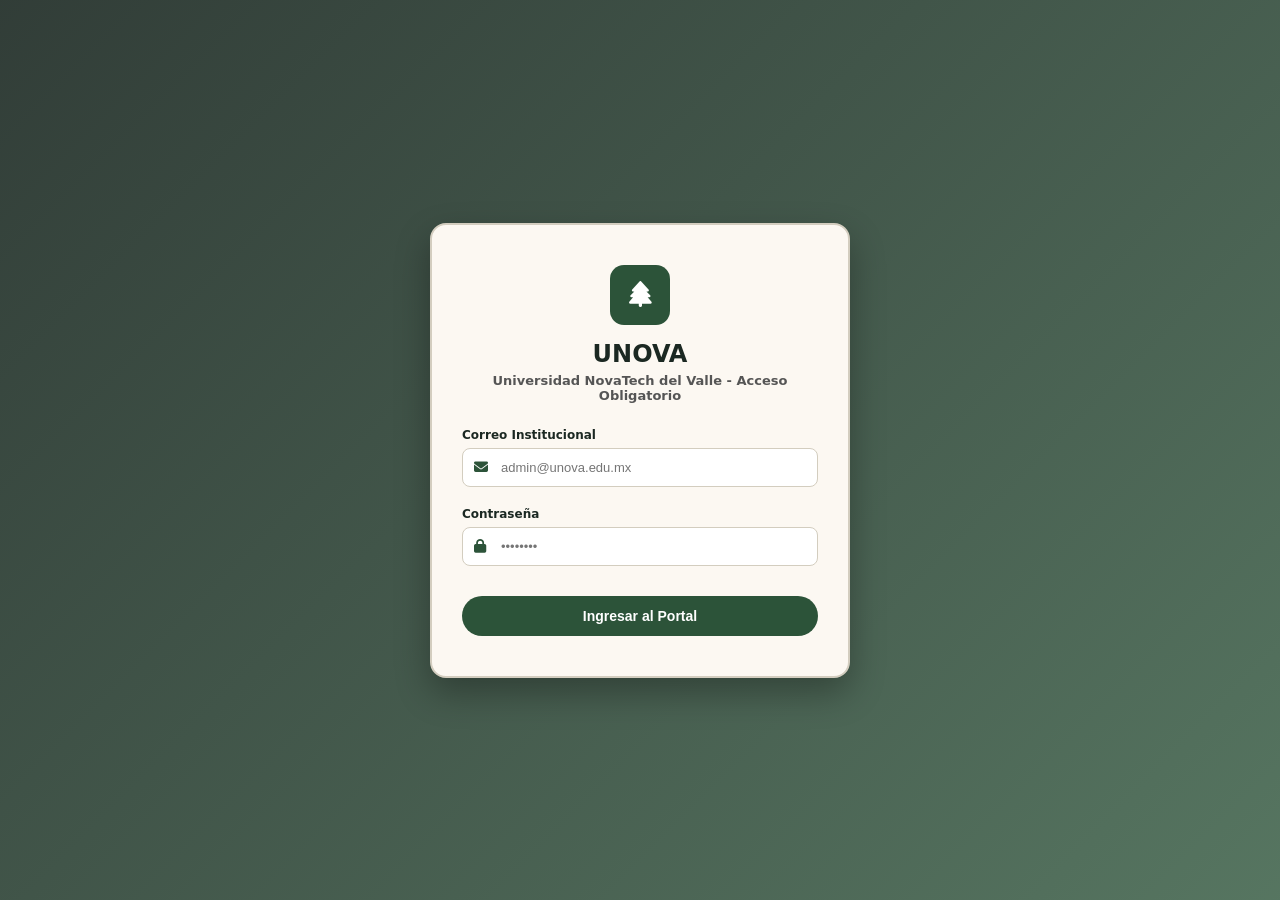
<file: index.html>
<!DOCTYPE html>
<html lang="es">
<head>
    <meta charset="UTF-8">
    <meta name="viewport" content="width=device-width, initial-scale=1.0">
    <title>Universidad NovaTech del Valle | UNOVA</title>
    <link rel="preconnect" href="https://fonts.googleapis.com">
    <link rel="preconnect" href="https://fonts.gstatic.com" crossorigin>
    <link rel="stylesheet" href="css/styles.css">
    <link rel="stylesheet" href="https://cdnjs.cloudflare.com/ajax/libs/font-awesome/6.5.2/css/all.min.css">
    <style>
        @media(max-width: 800px) {
            .contenedor-header {
                justify-content: flex-start !important;
                gap: 15px !important;
            }
            #btnMenu {
                display: flex !important;
                order: 1;
            }
            .logo {
                order: 2;
            }
            nav {
                position: absolute;
                top: 75px;
                left: 0;
                width: 100%;
                background: rgba(252,248,242,0.98);
                flex-direction: column;
                align-items: center;
                padding: 20px 0;
                border-bottom: 2px solid var(--border-soft);
                display: none;
                box-shadow: 0 10px 15px rgba(0,0,0,0.05);
                z-index: 1000;
            }
            nav.mostrar {
                display: flex !important;
            }
            nav .enlace-menu {
                width: 80%;
                text-align: center;
                margin: 5px 0;
            }
        }
    </style>
</head>
<body>
    <div id="preloader">
        <div class="loader"></div>
        <p>Cargando UNOVA...</p>
    </div>

    <button id="btnArriba" type="button" aria-label="Volver al inicio">
        <i class="fa-solid fa-cloud-arrow-up"></i>
    </button>

    <header id="header">
        <div class="contenedor-header" style="max-width:1250px; margin:auto; display:flex; align-items:center; justify-content:space-between; height:75px;">
            <button id="btnMenu" type="button" aria-label="Abrir menú" style="display:none; border:none; background:none; font-size:24px; color:#1b2822; cursor:pointer;">
                <i class="fa-solid fa-bars"></i>
            </button>
            <div class="logo" style="display:flex; align-items:center; gap:10px;">
                <div class="logo-icono"><i class="fa-solid fa-tree"></i></div>
                <div class="logo-texto" style="text-align:left;">
                    <h1>UNOVA</h1>
                    <span style="color: #4a5550; font-weight: 600;">Universidad NovaTech del Valle</span>
                </div>
            </div>
            <nav id="menu">
                <a href="index.html" class="enlace-menu activo">Inicio</a>
                <a href="nosotros.html" class="enlace-menu">Nosotros</a>
                <a href="menu.html" class="enlace-menu">Menú</a>
                <a href="contacto.html" class="enlace-menu boton-contacto">Contacto</a>
            </nav>
        </div>
    </header>

    <main style="margin-top: 75px;">
        <section class="hero" style="justify-content: center; text-align: center; height: 500px; position: relative; display: flex; align-items: center; overflow: hidden; background: linear-gradient(90deg, rgba(27, 40, 34, 0.88), rgba(44, 83, 57, 0.75));">
            <div class="slider" style="position: absolute; inset: 0;">
                <div class="slide activo" style="position: absolute; inset: 0;">
                    <img src="https://images.unsplash.com/photo-1523050854058-8df90110c9f1?auto=format&fit=crop&w=800&q=60" alt="Campus estilo Ghibli" style="width: 100%; height: 100%; object-fit: cover;">
                </div>
            </div>
            <div class="hero-contenido" style="text-align: center; margin: 0 auto; display: flex; flex-direction: column; align-items: center; position: relative; z-index: 2; color: #ffffff; width: 90%;">
                <span class="etiqueta" style="background: rgba(0,0,0,0.65); color: #ffffff; font-weight: 700; padding: 6px 14px; border-radius: 12px; font-size: 12px; margin-bottom: 15px;">🌱 EDUCACIÓN • INNOVACIÓN • NATURALEZA</span>
                <h2 style="font-size: clamp(32px, 5vw, 54px); margin-bottom: 18px;">Formando el futuro, <span style="color: #ffe599;">transformando el presente.</span></h2>
                <p style="color: #ffffff; font-weight: 500; font-size: 16px; margin-bottom: 25px;">Una experiencia educativa inspiradora, integrada con la innovación y el desarrollo humano integral.</p>
                <div class="hero-botones" style="display: flex; gap: 12px;">
                    <a href="nosotros.html" class="btn-principal" style="background: #9b3e22; color: white; padding: 12px 24px; border-radius: 20px; font-weight: 800; text-decoration: none;">Conócenos</a>
                    <a href="contacto.html" class="btn-secundario" style="border: 2px solid white; color: white; padding: 12px 24px; border-radius: 20px; font-weight: 800; text-decoration: none;">Contacto</a>
                </div>
            </div>
        </section>

        <section class="estadisticas" style="background: #2c5339; color: white; padding: 30px 0;">
            <div class="contenedor" style="width: 90%; max-width: 1200px; margin: auto;">
                <div class="estadisticas-grid" style="display: grid; grid-template-columns: repeat(4, 1fr); gap: 15px;">
                    <div class="estadistica" style="text-align: center;"><i class="fa-solid fa-user-graduate" style="color: #ffe599; font-size: 24px;"></i><strong style="font-size: 30px; display: block;">2500+</strong><span style="font-size: 13px;">Estudiantes</span></div>
                    <div class="estadistica" style="text-align: center;"><i class="fa-solid fa-chalkboard-user" style="color: #ffe599; font-size: 24px;"></i><strong style="font-size: 30px; display: block;">180+</strong><span style="font-size: 13px;">Docentes</span></div>
                    <div class="estadistica" style="text-align: center;"><i class="fa-solid fa-book-open" style="color: #ffe599; font-size: 24px;"></i><strong style="font-size: 30px; display: block;">25+</strong><span style="font-size: 13px;">Programas</span></div>
                    <div class="estadistica" style="text-align: center;"><i class="fa-solid fa-award" style="color: #ffe599; font-size: 24px;"></i><strong style="font-size: 30px; display: block;">15+</strong><span style="font-size: 13px;">Años de Magia</span></div>
                </div>
            </div>
        </section>
    </main>

    <footer style="background:#1b2822; color:white; padding:30px 20px; text-align: center;">
        <div class="redes-sociales" style="display:flex; justify-content:center; gap:20px; margin-bottom:15px;">
            <a href="#" aria-label="Facebook" style="color:white; font-size:20px;"><i class="fa-brands fa-facebook-f"></i></a>
            <a href="#" aria-label="Instagram" style="color:white; font-size:20px;"><i class="fa-brands fa-instagram"></i></a>
            <a href="#" aria-label="Twitter" style="color:white; font-size:20px;"><i class="fa-brands fa-twitter"></i></a>
            <a href="#" aria-label="LinkedIn" style="color:white; font-size:20px;"><i class="fa-brands fa-linkedin-in"></i></a>
        </div>
        <div class="footer-bottom" style="color:#ffffff; font-size:13px;">
            <p>© 2026 Universidad NovaTech del Valle. Todos los derechos reservados.</p>
        </div>
    </footer>

    <script src="https://code.jquery.com/jquery-3.7.1.min.js"></script>
    <script src="js/funciones.js"></script>
</body>
</html>
</file>
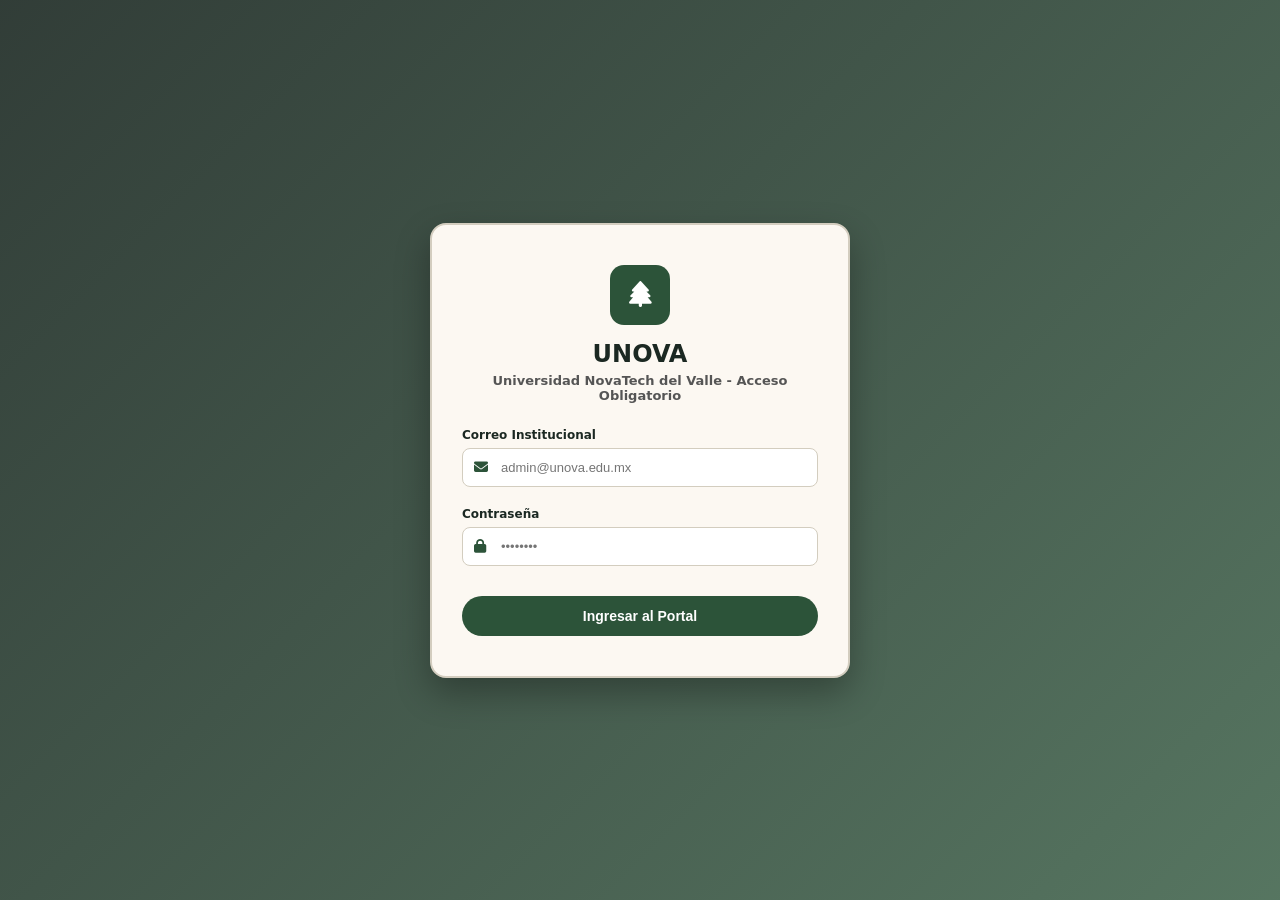
<file: contacto.html>
<!DOCTYPE html>
<html lang="es">
<head>
    <meta charset="UTF-8">
    <meta name="viewport" content="width=device-width, initial-scale=1.0">
    <title>Universidad NovaTech del Valle | Contacto</title>
    <link rel="preconnect" href="https://fonts.googleapis.com">
    <link rel="preconnect" href="https://fonts.gstatic.com" crossorigin>
    <link rel="stylesheet" href="css/styles.css">
    <link rel="stylesheet" href="https://cdnjs.cloudflare.com/ajax/libs/font-awesome/6.5.2/css/all.min.css">
</head>
<body style="text-align: center;">
    <header id="header">
        <div class="contenedor-header" style="max-width:1250px; margin:auto; display:flex; align-items:center; justify-content:space-between; height:75px;">
            <div class="logo" style="display:flex; align-items:center; gap:10px;">
                <div class="logo-icono"><i class="fa-solid fa-tree"></i></div>
                <div class="logo-texto" style="text-align:left;">
                    <h1>UNOVA</h1>
                    <span>Universidad NovaTech del Valle</span>
                </div>
            </div>
            <nav id="menu">
                <a href="index.html" class="enlace-menu">Inicio</a>
                <a href="nosotros.html" class="enlace-menu">Nosotros</a>
                <a href="menu.html" class="enlace-menu">Menú</a>
                <a href="contacto.html" class="enlace-menu activo boton-contacto">Contacto</a>
            </nav>
        </div>
    </header>

    <main style="margin-top: 100px;">
        <section id="contacto" class="seccion fondo-gris">
            <div class="contenedor" style="max-width:800px; margin:auto;">
                <div class="titulo-seccion">
                    <span>ESTAMOS PARA AYUDARTE</span>
                    <h2>Contacto</h2>
                    <div class="linea"></div>
                </div>

                <div class="formulario" style="text-align:left; background:white; padding:30px; border-radius:12px; margin:0 auto; border:1px solid #e2ded4;">
                    <h3>Solicita información</h3>
                    <form id="formContacto">
                        <div class="campo" style="margin-bottom:15px;"><label for="nombre" style="display:block; font-size:12px; font-weight:700; margin-bottom:5px;">Nombre</label><input type="text" id="nombre" placeholder="Nombre" style="width:100%; border:1px solid #e2ded4; border-radius:8px; padding:10px; font-size:12px; outline:none;"></div>
                        <div class="campo" style="margin-bottom:15px;"><label for="correo" style="display:block; font-size:12px; font-weight:700; margin-bottom:5px;">Correo</label><input type="email" id="correo" placeholder="Correo" style="width:100%; border:1px solid #e2ded4; border-radius:8px; padding:10px; font-size:12px; outline:none;"></div>
                        <div class="campo" style="margin-bottom:15px;"><label for="asunto" style="display:block; font-size:12px; font-weight:700; margin-bottom:5px;">Asunto</label><select id="asunto" style="width:100%; border:1px solid #e2ded4; border-radius:8px; padding:10px; font-size:12px; outline:none;"><option value="">Selecciona</option><option value="admisiones">Admisiones</option></select></div>
                        <div class="campo" style="margin-bottom:15px;"><label for="mensaje" style="display:block; font-size:12px; font-weight:700; margin-bottom:5px;">Mensaje</label><textarea id="mensaje" rows="4" placeholder="Mensaje" style="width:100%; border:1px solid #e2ded4; border-radius:8px; padding:10px; font-size:12px; outline:none;"></textarea></div>
                        <button type="submit" class="btn-formulario" style="width:100%; border:none; background:#4a7c59; color:white; padding:12px; border-radius:18px; font-weight:700; cursor:pointer;">Enviar</button>
                    </form>
                    <div id="mensajeFormulario"></div>
                </div>
            </div>
        </section>
    </main>

    <footer style="background:#2c3e35; color:white; padding:30px 20px;">
        <div class="redes-sociales" style="display:flex; justify-content:center; gap:20px; margin-bottom:15px;">
            <a href="#" aria-label="Facebook" style="color:white; font-size:20px;"><i class="fa-brands fa-facebook-f"></i></a>
            <a href="#" aria-label="Instagram" style="color:white; font-size:20px;"><i class="fa-brands fa-instagram"></i></a>
            <a href="#" aria-label="Twitter" style="color:white; font-size:20px;"><i class="fa-brands fa-twitter"></i></a>
            <a href="#" aria-label="LinkedIn" style="color:white; font-size:20px;"><i class="fa-brands fa-linkedin-in"></i></a>
        </div>
        <div class="footer-bottom" style="color:#839489; font-size:11px;">
            <p>© 2026 Universidad NovaTech del Valle. Todos los derechos reservados.</p>
        </div>
    </footer>
    <script src="https://code.jquery.com/jquery-3.7.1.min.js"></script>
    <script src="js/funciones.js"></script>
</body>
</html>
</file>
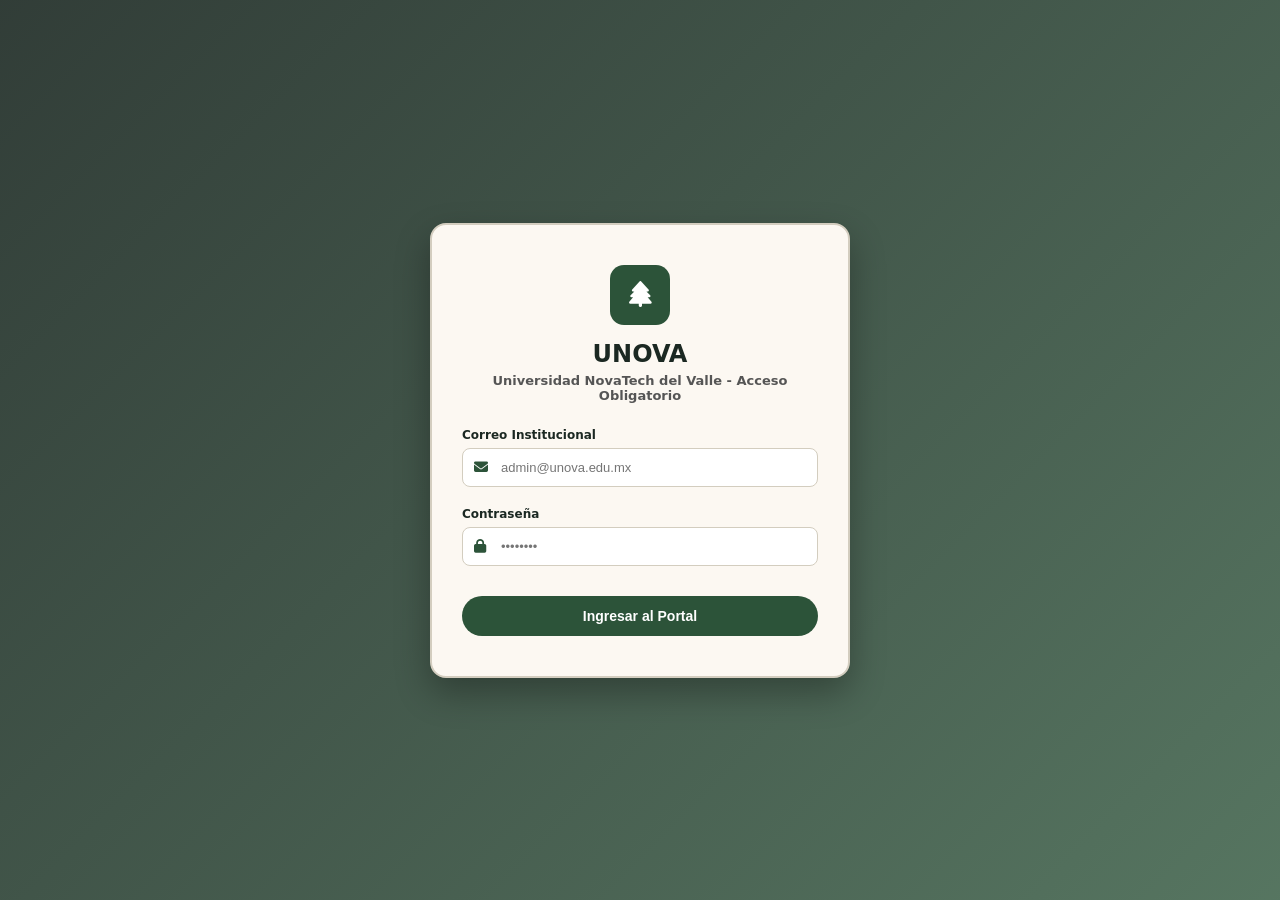
<file: login.html>
<!DOCTYPE html>
<html lang="es">
<head>
    <meta charset="UTF-8">
    <meta name="viewport" content="width=device-width, initial-scale=1.0">
    <title>Acceso Obligatorio | Universidad NovaTech del Valle</title>
    <link rel="preconnect" href="https://fonts.googleapis.com">
    <link rel="preconnect" href="https://fonts.gstatic.com" crossorigin>
    <link rel="stylesheet" href="https://cdnjs.cloudflare.com/ajax/libs/font-awesome/6.5.2/css/all.min.css">
    <style>
        :root {
            --bg-main: #fcf8f2;
            --green-ghibli: #2c5339;
            --terracotta: #9b3e22;
            --wood-dark: #1b2822;
            --border-soft: #d3cdbf;
        }
        *, *::before, *::after { margin: 0; padding: 0; box-sizing: border-box; }
        body {
            font-family: system-ui, -apple-system, sans-serif;
            background: linear-gradient(135deg, rgba(27, 40, 34, 0.9), rgba(44, 83, 57, 0.8)), url('https://images.unsplash.com/photo-1523050854058-8df90110c9f1?auto=format&fit=crop&w=1400&q=80');
            background-size: cover;
            background-position: center;
            height: 100vh;
            display: flex;
            align-items: center;
            justify-content: center;
            padding: 20px;
        }
        .login-card {
            background: var(--bg-main);
            width: 100%;
            max-width: 420px;
            padding: 40px 30px;
            border-radius: 16px;
            box-shadow: 0 15px 35px rgba(0, 0, 0, 0.3);
            border: 2px solid var(--border-soft);
            text-align: center;
        }
        .login-logo {
            width: 60px; height: 60px;
            background: var(--green-ghibli);
            color: white;
            display: flex; align-items: center; justify-content: center;
            border-radius: 14px; font-size: 26px;
            margin: 0 auto 15px auto;
        }
        .login-card h1 { font-size: 24px; color: var(--wood-dark); margin-bottom: 5px; }
        .login-card p { font-size: 13px; color: #555555; margin-bottom: 25px; font-weight: 600; }
        .campo-login { text-align: left; margin-bottom: 20px; }
        .campo-login label { display: block; font-size: 12px; font-weight: 700; color: var(--wood-dark); margin-bottom: 6px; }
        .input-grupo { position: relative; display: flex; align-items: center; }
        .input-grupo i { position: absolute; left: 12px; color: var(--green-ghibli); font-size: 14px; }
        .campo-login input {
            width: 100%; border: 1px solid var(--border-soft);
            border-radius: 8px; padding: 11px 12px 11px 38px;
            font-size: 13px; outline: none; background: #ffffff;
        }
        .btn-ingresar {
            width: 100%; border: none; background: var(--green-ghibli);
            color: white; padding: 12px; border-radius: 20px;
            font-weight: 800; font-size: 14px; cursor: pointer; transition: 0.3s;
            margin-top: 10px;
        }
        .btn-ingresar:hover { background: #1b2822; }
        #mensajeError {
            margin-top: 15px; font-size: 12px; font-weight: 700;
            color: var(--terracotta); display: none;
        }
    </style>
</head>
<body>
    <div class="login-card">
        <div class="login-logo"><i class="fa-solid fa-tree"></i></div>
        <h1>UNOVA</h1>
        <p>Universidad NovaTech del Valle - Acceso Obligatorio</p>
        <form id="formLogin">
            <div class="campo-login">
                <label for="usuario">Correo Institucional</label>
                <div class="input-grupo">
                    <i class="fa-solid fa-envelope"></i>
                    <input type="email" id="usuario" placeholder="admin@unova.edu.mx" required>
                </div>
            </div>
            <div class="campo-login">
                <label for="password">Contraseña</label>
                <div class="input-grupo">
                    <i class="fa-solid fa-lock"></i>
                    <input type="password" id="password" placeholder="••••••••" required>
                </div>
            </div>
            <button type="submit" class="btn-ingresar">Ingresar al Portal</button>
            <div id="mensajeError">Por favor, completa los campos correctamente.</div>
        </form>
    </div>

    <script src="https://code.jquery.com/jquery-3.7.1.min.js"></script>
    <script>
        $(document).ready(function () {
            $("#formLogin").submit(function (e) {
                e.preventDefault();
                let usuario = $.trim($("#usuario").val());
                let password = $.trim($("#password").val());

                if (usuario !== "" && password !== "") {
                    localStorage.setItem("unova_sesion_activa", "true");
                    $(".btn-ingresar").text("Verificando acceso...").css("background", "#9b3e22");
                    setTimeout(function() {
                        window.location.href = "index.html";
                    }, 800);
                } else {
                    $("#mensajeError").fadeIn();
                }
            });
        });
    </script>
</body>
</html>
</file>
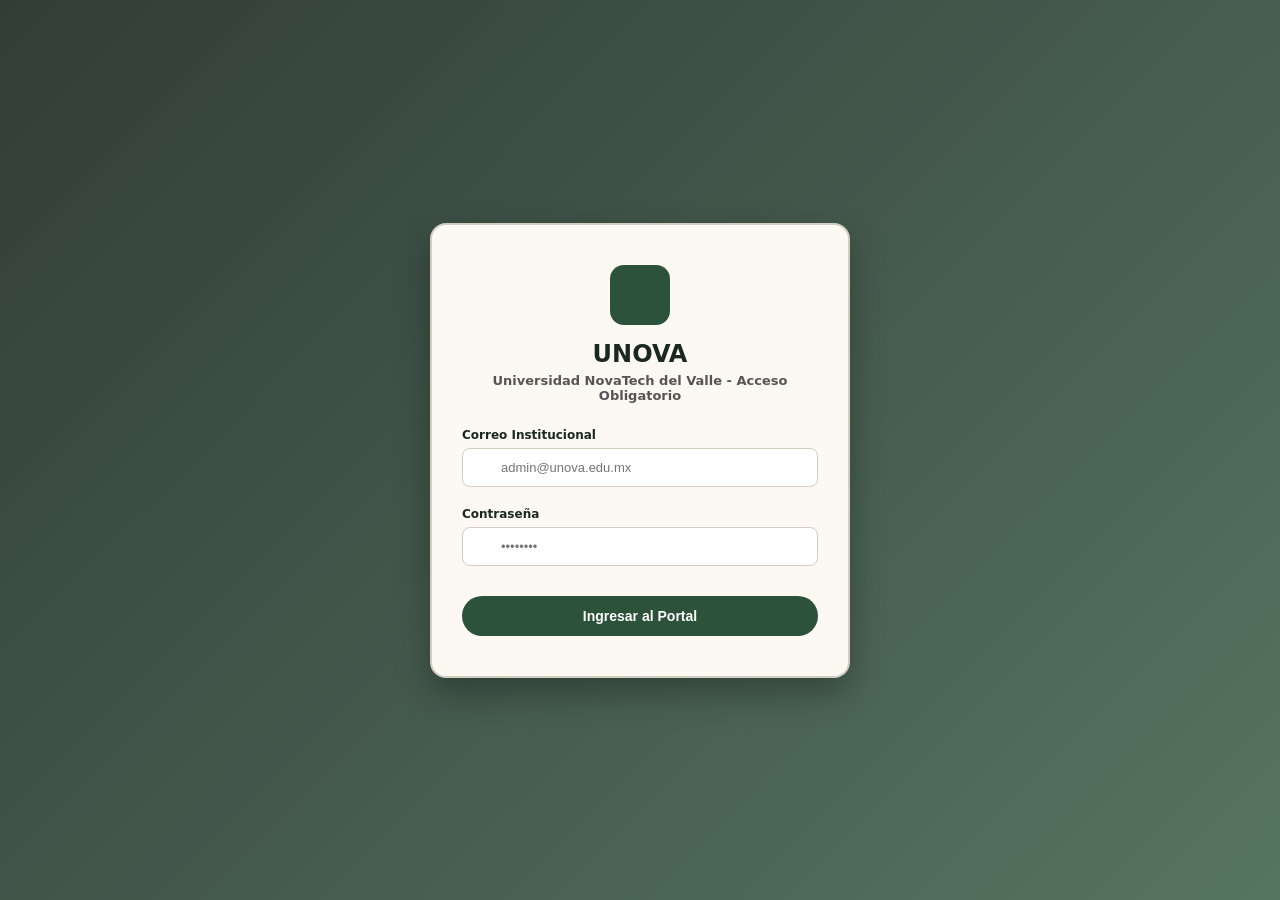
<file: menu.html>
<!DOCTYPE html>
<html lang="es">
<head>
    <meta charset="UTF-8">
    <meta name="viewport" content="width=device-width, initial-scale=1.0">
    <title>Universidad NovaTech del Valle | Menú Académico</title>
    <link rel="preconnect" href="https://fonts.googleapis.com">
    <link rel="preconnect" href="https://fonts.gstatic.com" crossorigin>
    <link rel="stylesheet" href="css/styles.css">
    <link rel="stylesheet" href="https://cdnjs.cloudflare.com/ajax/libs/font-awesome/6.5.2/css/all.min.css">
</head>
<body style="text-align: center;">
    <header id="header">
        <div class="contenedor-header" style="max-width:1250px; margin:auto; display:flex; align-items:center; justify-content:space-between; height:75px;">
            <div class="logo" style="display:flex; align-items:center; gap:10px;">
                <div class="logo-icono"><i class="fa-solid fa-tree"></i></div>
                <div class="logo-texto" style="text-align:left;">
                    <h1>UNOVA</h1>
                    <span>Universidad NovaTech del Valle</span>
                </div>
            </div>
            <nav id="menu">
                <a href="index.html" class="enlace-menu">Inicio</a>
                <a href="nosotros.html" class="enlace-menu">Nosotros</a>
                <a href="menu.html" class="enlace-menu activo">Menú</a>
                <a href="contacto.html" class="enlace-menu boton-contacto">Contacto</a>
            </nav>
        </div>
    </header>

    <main style="margin-top: 100px;">
        <section class="seccion">
            <div class="contenedor" style="max-width:1200px; margin:auto;">
                <div class="titulo-seccion">
                    <span>OFERTA EDUCATIVA</span>
                    <h2>Menú Académico</h2>
                    <div class="linea"></div>
                    <p style="font-size: 14px; color: #626c66; margin-top: 10px;">Selecciona el área de tu interés para conocer nuestros planes de estudio diseñados para el éxito profesional.</p>
                </div>

                <div class="valores-grid" style="display:grid; grid-template-columns:repeat(3,1fr); gap:20px; margin-top:40px;">
                    <div class="valor" style="background:white; border-radius:12px; padding:30px 20px; border:1px solid #e2ded4; text-align:center;">
                        <div class="valor-icono" style="width:60px; height:60px; margin:0 auto 15px auto; border-radius:50%; background:#e8f0e9; color:#4a7c59; display:flex; align-items:center; justify-content:center; font-size:24px;"><i class="fa-solid fa-laptop-code"></i></div>
                        <h3 style="font-size:18px; color:#2c3e35; margin-bottom:8px;">Ingeniería y Tecnologías</h3>
                        <p style="font-size:13px; color:#626c66;">Desarrollo de Software, Inteligencia Artificial y Ciberseguridad aplicada.</p>
                    </div>

                    <div class="valor" style="background:white; border-radius:12px; padding:30px 20px; border:1px solid #e2ded4; text-align:center;">
                        <div class="valor-icono" style="width:60px; height:60px; margin:0 auto 15px auto; border-radius:50%; background:#fdf3ee; color:#c86d51; display:flex; align-items:center; justify-content:center; font-size:24px;"><i class="fa-solid fa-chart-line"></i></div>
                        <h3>Negocios e Innovación</h3>
                        <p style="font-size:13px; color:#626c66;">Administración Estratégica, Marketing Digital y Finanzas Corporativas.</p>
                    </div>

                    <div class="valor" style="background:white; border-radius:12px; padding:30px 20px; border:1px solid #e2ded4; text-align:center;">
                        <div class="valor-icono" style="width:60px; height:60px; margin:0 auto 15px auto; border-radius:50%; background:#e8f0e9; color:#4a7c59; display:flex; align-items:center; justify-content:center; font-size:24px;"><i class="fa-solid fa-seedling"></i></div>
                        <h3>Ciencias Ambientales</h3>
                        <p style="font-size:13px; color:#626c66;">Gestión Sustentable, Ecología Aplicada y Energías Renovables.</p>
                    </div>
                </div>
            </div>
        </section>
    </main>

    <footer style="background:#2c3e35; color:white; padding:30px 20px; margin-top:50px;">
        <div class="redes-sociales" style="display:flex; justify-content:center; gap:20px; margin-bottom:15px;">
            <a href="#" aria-label="Facebook" style="color:white; font-size:20px;"><i class="fa-brands fa-facebook-f"></i></a>
            <a href="#" aria-label="Instagram" style="color:white; font-size:20px;"><i class="fa-brands fa-instagram"></i></a>
            <a href="#" aria-label="Twitter" style="color:white; font-size:20px;"><i class="fa-brands fa-twitter"></i></a>
            <a href="#" aria-label="LinkedIn" style="color:white; font-size:20px;"><i class="fa-brands fa-linkedin-in"></i></a>
        </div>
        <div class="footer-bottom" style="color:#839489; font-size:11px;">
            <p>© 2026 Universidad NovaTech del Valle. Todos los derechos reservados.</p>
        </div>
    </footer>
    <script src="https://code.jquery.com/jquery-3.7.1.min.js"></script>
    <script src="js/funciones.js"></script>
</body>
</html>
</file>
<file: css/styles.css>
/* =========================================================
   VARIABLES Y ACCESIBILIDAD ALTA WCAG AA - STUDIO GHIBLI
========================================================= */
:root {
    --bg-main: #fcf8f2;
    --green-ghibli: #2c5339;
    --green-light: #e8f0e9;
    --sky-blue: #2c6885;
    --terracotta: #802f15; /* Terracotta oscuro de alto contraste */
    --wood-dark: #1b2822;
    --text-dark: #222222;  /* Texto principal oscuro para máximo contraste */
    --text-muted: #2d3832; /* Texto secundario oscurecido para pasar WAVE */
    --card-bg: #ffffff;
    --border-soft: #d3cdbf;
}

*, *::before, *::after {
    margin: 0;
    padding: 0;
    box-sizing: border-box;
}

html {
    scroll-behavior: smooth;
}

body {
    font-family: system-ui, -apple-system, sans-serif;
    color: var(--text-dark);
    background: var(--bg-main);
    line-height: 1.6;
    overflow-x: hidden;
    text-align: center;
}

.contenedor {
    width: 90%;
    max-width: 1200px;
    margin: 0 auto;
}

/* SISTEMA DE VISTAS DINÁMICAS */
.vista-pagina {
    display: none;
    opacity: 0;
    transition: opacity 0.4s ease-in-out;
    padding-top: 75px;
}

.vista-pagina.activa {
    display: block;
    opacity: 1;
}

/* HEADER */
header {
    position: fixed;
    top: 0;
    left: 0;
    width: 100%;
    z-index: 1000;
    background: rgba(252, 248, 242, 0.98);
    border-bottom: 2px solid var(--border-soft);
}

.contenedor-header {
    width: 90%;
    max-width: 1250px;
    height: 75px;
    margin: auto;
    display: flex;
    align-items: center;
    justify-content: space-between;
}

.logo {
    display: flex;
    align-items: center;
    gap: 10px;
}

.logo-icono {
    width: 42px;
    height: 42px;
    background: var(--green-ghibli);
    color: white;
    display: flex;
    align-items: center;
    justify-content: center;
    border-radius: 10px;
    font-size: 20px;
}

.logo-texto {
    text-align: left;
}

.logo-texto h1 {
    font-size: 22px;
    color: var(--wood-dark);
}

.subtitulo-logo {
    display: block;
    font-size: 12px;
    font-weight: 700;
    color: var(--text-muted);
}

nav {
    display: flex;
    align-items: center;
    gap: 6px;
}

.enlace-menu {
    padding: 8px 14px;
    font-size: 14px;
    font-weight: 700;
    color: var(--wood-dark);
    border-radius: 18px;
    text-decoration: none;
    cursor: pointer;
}

.enlace-menu:hover, .enlace-menu.activo {
    color: #ffffff;
    background: var(--green-ghibli);
}

.boton-contacto {
    background: var(--terracotta);
    color: #ffffff !important;
}

#btnMenu {
    display: none;
    border: none;
    background: none;
    font-size: 24px;
    color: var(--wood-dark);
    cursor: pointer;
}

/* HERO SECTION */
.hero {
    height: 580px;
    position: relative;
    display: flex;
    align-items: center;
    justify-content: center;
    overflow: hidden;
    background: linear-gradient(90deg, rgba(27, 40, 34, 0.88), rgba(44, 83, 57, 0.75));
    text-align: center;
}

.hero-contenido {
    width: 90%;
    max-width: 1200px;
    margin: 0 auto;
    position: relative;
    z-index: 2;
    color: #ffffff;
    display: flex;
    flex-direction: column;
    align-items: center;
}

.etiqueta {
    display: inline-block;
    background: rgba(0, 0, 0, 0.65);
    color: #ffffff;
    padding: 6px 14px;
    border-radius: 12px;
    font-size: 12px;
    font-weight: 800;
    margin-bottom: 15px;
    letter-spacing: 0.5px;
}

.hero h2 {
    max-width: 700px;
    margin: 0 auto 18px auto;
    font-size: clamp(32px, 5vw, 54px);
    line-height: 1.15;
    color: #ffffff;
}

.hero h2 span {
    color: #ffe89e;
}

.hero p {
    max-width: 580px;
    margin: 0 auto 25px auto;
    font-size: 16px;
    color: #ffffff;
    font-weight: 500;
}

.hero-botones {
    display: flex;
    justify-content: center;
    gap: 12px;
}

.btn-principal, .btn-secundario {
    display: inline-flex;
    align-items: center;
    gap: 8px;
    padding: 12px 24px;
    border-radius: 20px;
    font-size: 14px;
    font-weight: 800;
    text-decoration: none;
}

.btn-principal {
    background: var(--terracotta);
    color: #ffffff;
}

.btn-secundario {
    border: 2px solid #ffffff;
    background: rgba(0,0,0,0.2);
    color: #ffffff;
}

/* SECCIONES Y TARJETAS (MENÚ Y OTROS) */
.seccion {
    padding: 70px 0;
}

.fondo-gris, .fondo-suave {
    background: #f4efe6;
}

.titulo-seccion {
    text-align: center;
    margin-bottom: 40px;
}

.etiqueta-seccion {
    color: var(--terracotta);
    font-size: 13px;
    font-weight: 800;
    letter-spacing: 2px;
}

.titulo-seccion h2 {
    font-size: 32px;
    color: var(--wood-dark);
}

.subtitulo-seccion, .subtitulo-org {
    font-size: 15px;
    color: var(--text-dark); /* Color oscuro de alto contraste */
    margin-top: 10px;
    font-weight: 600;
}

.linea {
    width: 50px;
    height: 3px;
    background: var(--green-ghibli);
    margin: 10px auto;
    border-radius: 2px;
}

.mision-vision-contenedor {
    display: flex;
    align-items: center;
    justify-content: center;
    gap: 25px;
    flex-wrap: wrap;
}

.mision-vision-contenedor .tarjeta-info {
    flex: 1;
    min-width: 280px;
    background: var(--card-bg);
    padding: 30px 20px;
    border-radius: 12px;
    text-align: center;
    border: 1px solid var(--border-soft);
}

.tarjeta-info i {
    width: 55px;
    height: 55px;
    margin: 0 auto 12px;
    border-radius: 50%;
    background: var(--green-light);
    color: var(--green-ghibli);
    display: flex;
    align-items: center;
    justify-content: center;
    font-size: 22px;
}

.imagen-central-ghibli {
    width: 120px;
    height: 120px;
    display: flex;
    align-items: center;
    justify-content: center;
}

.circulo-decorativo {
    width: 100px;
    height: 100px;
    border-radius: 50%;
    background: linear-gradient(135deg, var(--sky-blue), var(--green-ghibli));
    display: flex;
    align-items: center;
    justify-content: center;
    color: white;
    font-size: 40px;
}

.valores-grid {
    display: grid;
    grid-template-columns: repeat(3, 1fr);
    gap: 20px;
}

.valor {
    background: white;
    border-radius: 12px;
    padding: 25px 20px;
    text-align: center;
    border: 1px solid var(--border-soft);
}

.valor h3 {
    font-size: 18px;
    color: var(--wood-dark);
    font-weight: 700;
    margin-bottom: 8px;
}

/* Párrafos dentro de las tarjetas del menú con alto contraste */
.valor p {
    font-size: 14px;
    color: var(--text-dark);
    font-weight: 500;
}

.valor-icono {
    width: 55px;
    height: 55px;
    margin: 0 auto 15px;
    border-radius: 50%;
    background: #fdf3ee;
    color: var(--terracotta);
    display: flex;
    align-items: center;
    justify-content: center;
    font-size: 22px;
}

/* ORGANIGRAMA ESTILIZADO CON CONTRASTE */
.organigrama-seccion-integrada {
    margin-top: 60px;
    padding-top: 40px;
    border-top: 2px dashed var(--border-soft);
}

.organigrama-tree {
    display: flex;
    flex-direction: column;
    align-items: center;
    margin-top: 25px;
    width: 100%;
    overflow-x: auto;
}

.nodo-organigrama {
    background: #ffffff;
    border: 2px solid var(--green-ghibli);
    border-radius: 12px;
    padding: 14px 18px;
    display: flex;
    align-items: center;
    gap: 14px;
    min-width: 300px;
    max-width: 350px;
    box-shadow: 0 4px 10px rgba(0, 0, 0, 0.06);
    border-right: 5px solid var(--terracotta);
}

.avatar-espacio {
    width: 52px;
    height: 52px;
    border-radius: 50%;
    background: var(--green-light);
    border: 2px dashed var(--green-ghibli);
    flex-shrink: 0;
    overflow: hidden;
}

.avatar-espacio img {
    width: 100%;
    height: 100%;
    object-fit: cover;
}

.nodo-info {
    text-align: left;
    overflow: hidden;
}

.header-tarjeta {
    display: flex;
    align-items: center;
    justify-content: space-between;
    gap: 6px;
}

.etiqueta-correo {
    font-size: 11px;
    font-weight: 800;
    color: var(--terracotta);
}

.nodo-info .correo {
    font-size: 12px;
    color: var(--text-dark);
    font-weight: 600;
    text-decoration: none;
}

.nodo-info .correo:hover {
    color: var(--terracotta);
}

.nodo-info h3 {
    font-size: 15px;
    color: var(--wood-dark);
    font-weight: 700;
    margin-top: 2px;
}

.nodo-info .puesto {
    font-size: 12px;
    color: var(--green-ghibli);
    font-weight: 700;
    margin-top: 2px;
    display: block;
}

.linea-vertical {
    width: 2px;
    height: 25px;
    background: var(--green-ghibli);
}

.organigrama-nivel.nivel-sub {
    display: flex;
    gap: 20px;
    justify-content: center;
}

.rama {
    display: flex;
    flex-direction: column;
    align-items: center;
}

/* FORMULARIO Y CONTACTO */
.contacto-grid {
    display: grid;
    grid-template-columns: 0.8fr 1.2fr;
    gap: 30px;
    text-align: left;
}

.formulario {
    background: white;
    padding: 30px;
    border-radius: 12px;
    border: 1px solid var(--border-soft);
}

.campo {
    margin-bottom: 15px;
}

.campo label {
    display: block;
    font-size: 13px;
    font-weight: 700;
    margin-bottom: 5px;
    color: var(--wood-dark);
}

.campo input, .campo select, .campo textarea {
    width: 100%;
    border: 1px solid var(--border-soft);
    border-radius: 8px;
    padding: 10px;
    font-size: 13px;
    outline: none;
}

.btn-formulario {
    width: 100%;
    border: none;
    background: var(--green-ghibli);
    color: #ffffff;
    padding: 12px;
    border-radius: 18px;
    font-weight: 800;
    font-size: 14px;
    cursor: pointer;
}

/* ESTADÍSTICAS Y FOOTER */
.estadisticas {
    background: var(--green-ghibli);
    color: #ffffff;
    padding: 30px 0;
}

.estadisticas-grid {
    display: grid;
    grid-template-columns: repeat(4, 1fr);
}

.estadistica {
    text-align: center;
    border-right: 1px solid rgba(255, 255, 255, 0.25);
}

.estadistica:last-child {
    border: none;
}

.estadistica i {
    font-size: 24px;
    color: #ffe89e;
    margin-bottom: 6px;
}

.estadistica strong {
    font-size: 30px;
    display: block;
    color: #ffffff;
}

.estadistica span {
    font-size: 13px;
    font-weight: 600;
    color: #ffffff;
}

footer {
    background: var(--wood-dark);
    color: #ffffff;
    padding: 30px 20px;
}

.redes-sociales {
    display: flex;
    justify-content: center;
    gap: 20px;
    margin-bottom: 15px;
}

.redes-sociales a {
    color: #ffffff;
    font-size: 22px;
    text-decoration: none;
    transition: 0.3s;
}

.redes-sociales a:hover {
    color: #ffe89e;
}

.footer-bottom {
    color: #ffffff; /* Blanco nítido para cumplir contraste total */
    font-size: 13px;
    font-weight: 600;
}

#btnArriba {
    position: fixed;
    right: 20px;
    bottom: 20px;
    width: 42px;
    height: 42px;
    border: none;
    border-radius: 50%;
    background: var(--terracotta);
    color: #ffffff;
    cursor: pointer;
    display: none;
    z-index: 900;
}

#preloader {
    position: fixed;
    inset: 0;
    background: var(--wood-dark);
    z-index: 9999;
    display: flex;
    flex-direction: column;
    align-items: center;
    justify-content: center;
    color: #ffffff;
}

.loader {
    width: 40px;
    height: 40px;
    border: 3px solid rgba(255,255,255,0.2);
    border-top-color: var(--terracotta);
    border-radius: 50%;
    animation: girar 0.8s linear infinite;
}

@keyframes girar {
    to { transform: rotate(360deg); }
}

.slider {
    position: absolute;
    inset: 0;
}

.slide {
    position: absolute;
    inset: 0;
    opacity: 0;
    transition: opacity 0.8s ease;
}

.slide.activo {
    opacity: 1;
}

.slide img {
    width: 100%;
    height: 100%;
    object-fit: cover;
}

/* RESPONSIVE MÓVIL */
@media(max-width: 800px) {
    #btnMenu {
        display: flex;
    }
    nav {
        position: absolute;
        top: 75px;
        left: 0;
        width: 100%;
        background: rgba(252,248,242,0.98);
        flex-direction: column;
        align-items: center;
        padding: 20px 0;
        border-bottom: 2px solid var(--border-soft);
        display: none;
    }
    nav.mostrar {
        display: flex;
    }
    .valores-grid, .contacto-grid {
        grid-template-columns: 1fr;
    }
    .organigrama-nivel.nivel-sub {
        flex-direction: column;
        align-items: center;
    }
    .estadisticas-grid {
        grid-template-columns: repeat(2, 1fr);
        gap: 15px;
    }
}
</file>
